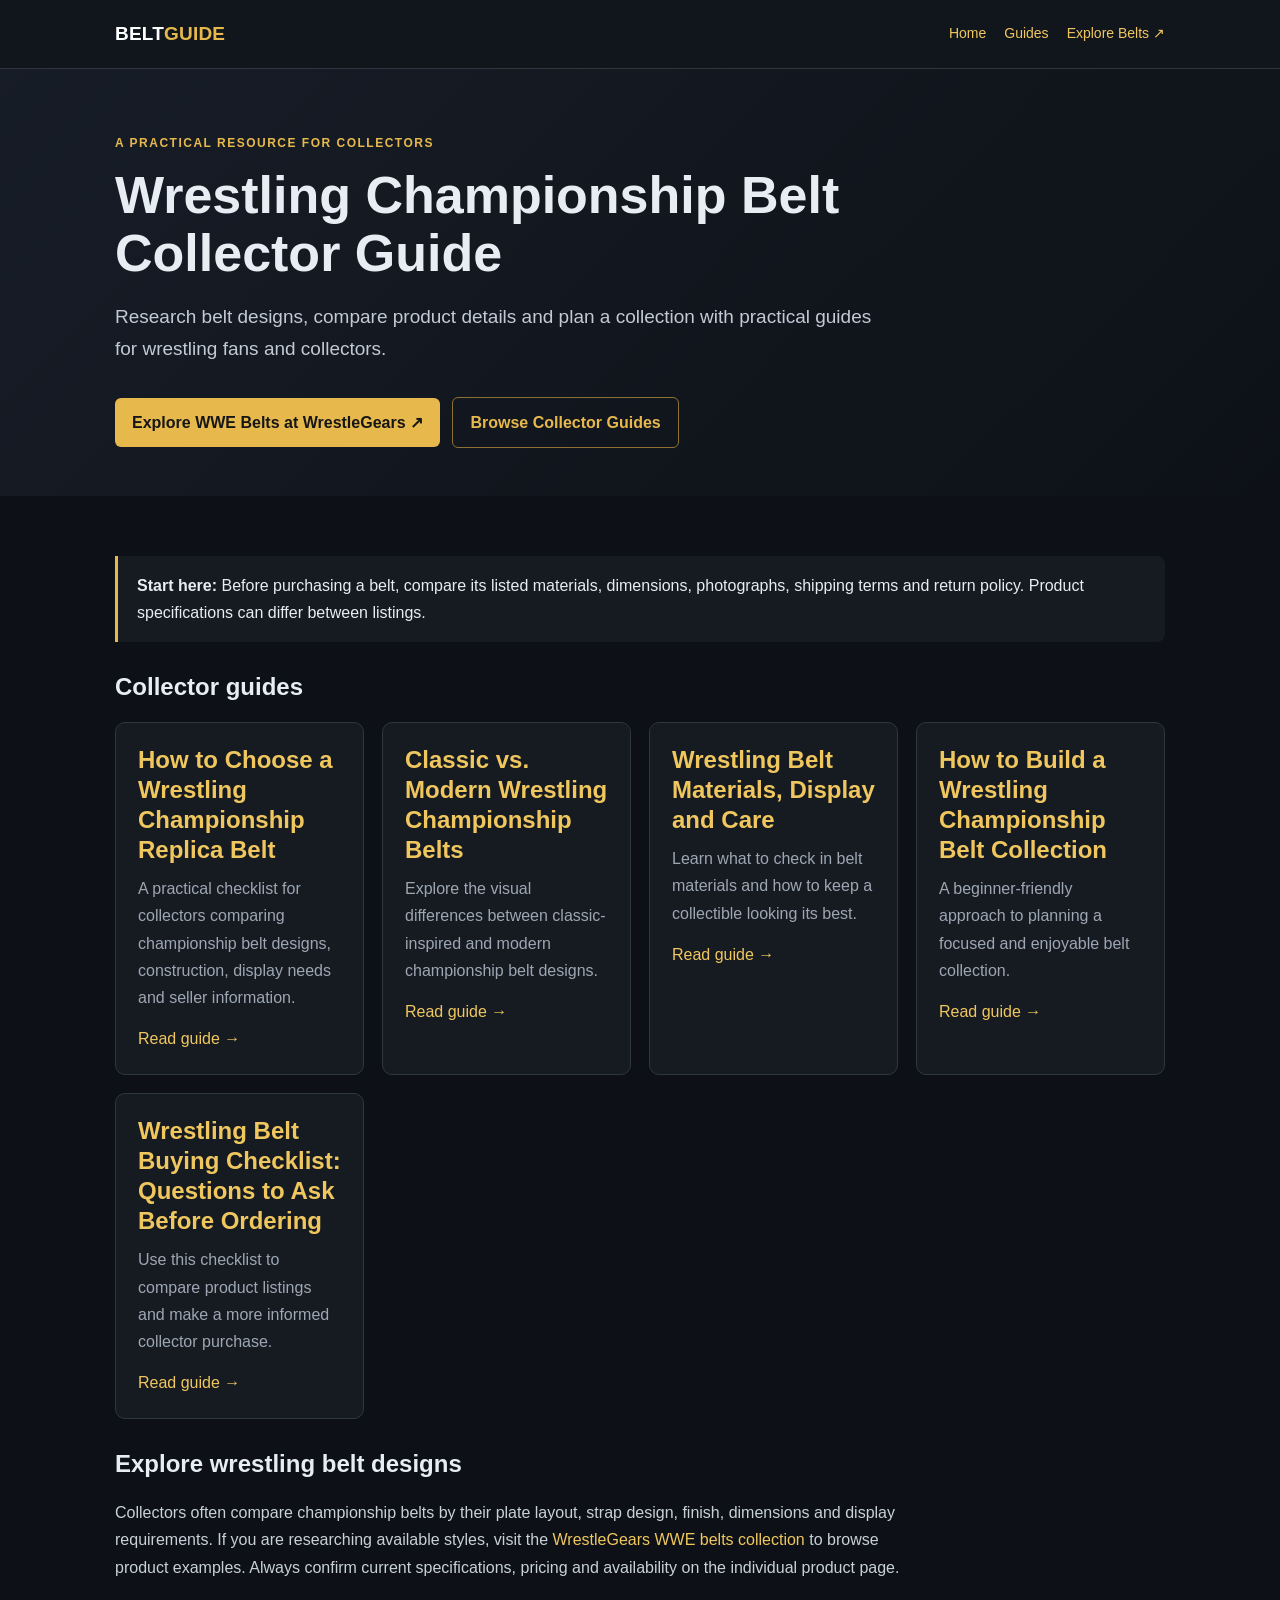
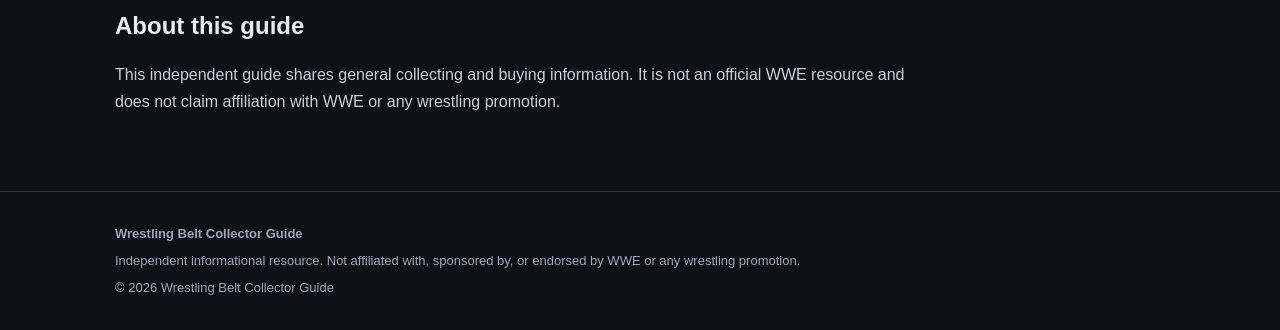
<file: index.html>
<!doctype html><html lang="en"><head> 
  <meta name="google-site-verification" content="jWwKOQfOzkWSMc1BdpKw0dfchNqOemYy-0LnLJvGwg4"/><meta charset="utf-8"><meta name="viewport" content="width=device-width, initial-scale=1">
<title>Wrestling Championship Belt Collector Guide | Buying Tips & Collection Ideas</title>
<meta name="description" content="Explore practical guides to wrestling championship belt designs, materials, buying checklists, display and building a belt collection.">
<meta name="robots" content="index,follow"><link rel="stylesheet" href="styles.css">
</head><body>
<header><div class="wrap nav"><a class="brand" href="index.html">BELT<span>GUIDE</span></a><nav><a href="index.html">Home</a><a href="#guides">Guides</a><a href="https://wrestlegears.com/collections/wwe-belts" target="_blank" rel="noopener noreferrer">Explore Belts ↗</a></nav></div></header>

<section class="hero"><div class="wrap"><div class="eyebrow">A practical resource for collectors</div>
<h1>Wrestling Championship Belt Collector Guide</h1>
<p class="lead">Research belt designs, compare product details and plan a collection with practical guides for wrestling fans and collectors.</p>
<a class="button" href="https://wrestlegears.com/collections/wwe-belts" target="_blank" rel="noopener noreferrer">Explore WWE Belts at WrestleGears ↗</a>
<a class="button secondary" href="#guides">Browse Collector Guides</a></div></section>
<main class="wrap">
<div class="callout"><strong>Start here:</strong> Before purchasing a belt, compare its listed materials, dimensions, photographs, shipping terms and return policy. Product specifications can differ between listings.</div>
<h2 id="guides">Collector guides</h2>
<div class="grid"><article class="card"><h2><a href="choosing-a-replica-belt.html">How to Choose a Wrestling Championship Replica Belt</a></h2><p>A practical checklist for collectors comparing championship belt designs, construction, display needs and seller information.</p><a href="choosing-a-replica-belt.html">Read guide →</a></article><article class="card"><h2><a href="classic-vs-modern-belts.html">Classic vs. Modern Wrestling Championship Belts</a></h2><p>Explore the visual differences between classic-inspired and modern championship belt designs.</p><a href="classic-vs-modern-belts.html">Read guide →</a></article><article class="card"><h2><a href="belt-materials-and-care.html">Wrestling Belt Materials, Display and Care</a></h2><p>Learn what to check in belt materials and how to keep a collectible looking its best.</p><a href="belt-materials-and-care.html">Read guide →</a></article><article class="card"><h2><a href="building-a-belt-collection.html">How to Build a Wrestling Championship Belt Collection</a></h2><p>A beginner-friendly approach to planning a focused and enjoyable belt collection.</p><a href="building-a-belt-collection.html">Read guide →</a></article><article class="card"><h2><a href="belt-buying-checklist.html">Wrestling Belt Buying Checklist: Questions to Ask Before Ordering</a></h2><p>Use this checklist to compare product listings and make a more informed collector purchase.</p><a href="belt-buying-checklist.html">Read guide →</a></article></div>
<section class="content"><h2>Explore wrestling belt designs</h2>
<p>Collectors often compare championship belts by their plate layout, strap design, finish, dimensions and display requirements. If you are researching available styles, visit the <a href="https://wrestlegears.com/collections/wwe-belts" target="_blank" rel="noopener noreferrer">WrestleGears WWE belts collection</a> to browse product examples. Always confirm current specifications, pricing and availability on the individual product page.</p>
<h2>About this guide</h2><p>This independent guide shares general collecting and buying information. It is not an official WWE resource and does not claim affiliation with WWE or any wrestling promotion.</p></section>
</main>
<footer><div class="wrap"><p><strong>Wrestling Belt Collector Guide</strong></p><p>Independent informational resource. Not affiliated with, sponsored by, or endorsed by WWE or any wrestling promotion.</p><p>© 2026 Wrestling Belt Collector Guide</p></div></footer>
</body></html>
</file>
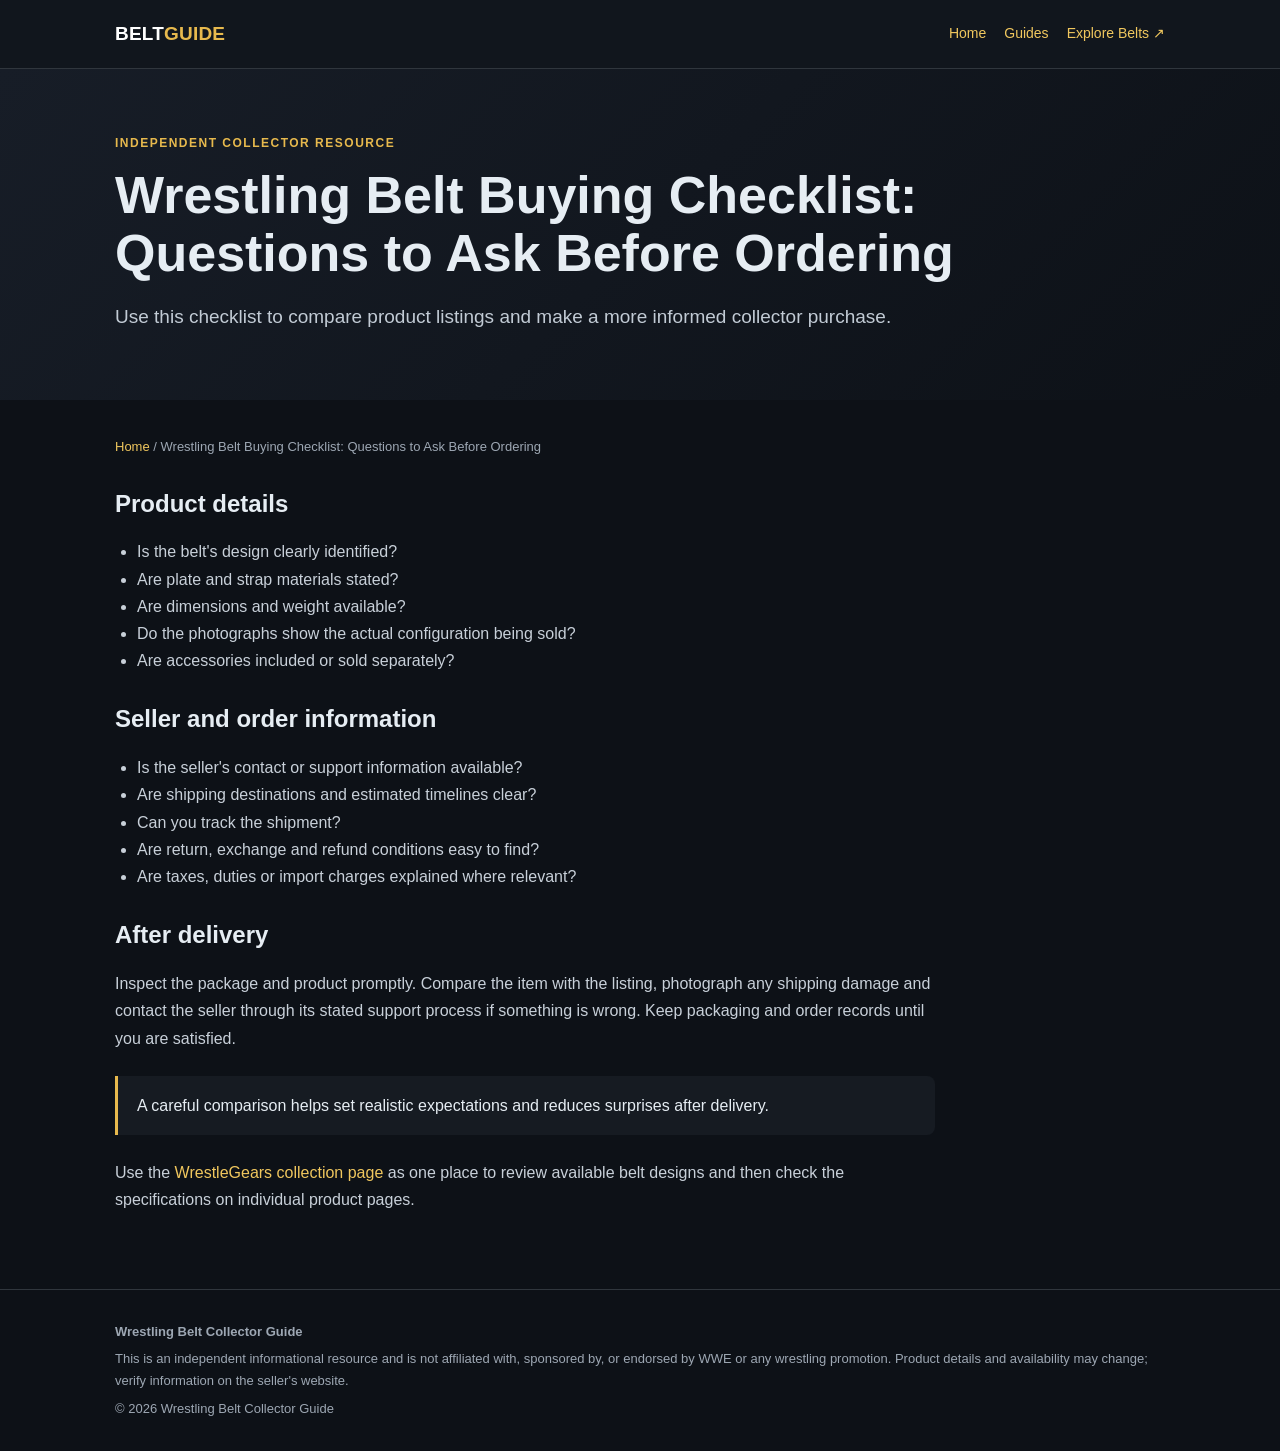
<file: belt-buying-checklist.html>
<!doctype html>
<html lang="en"><head><meta charset="utf-8"><meta name="viewport" content="width=device-width, initial-scale=1">
<title>Wrestling Belt Buying Checklist: Questions to Ask Before Ordering | Wrestling Belt Collector Guide</title><meta name="description" content="Use this checklist to compare product listings and make a more informed collector purchase.">
<meta name="robots" content="index,follow"><link rel="stylesheet" href="styles.css">
</head><body><header><div class="wrap nav"><a class="brand" href="index.html">BELT<span>GUIDE</span></a>
<nav><a href="index.html">Home</a><a href="../index.html#guides">Guides</a><a href="https://wrestlegears.com/collections/wwe-belts" target="_blank" rel="noopener noreferrer">Explore Belts ↗</a></nav></div></header>
<section class="hero"><div class="wrap"><div class="eyebrow">Independent collector resource</div><h1>Wrestling Belt Buying Checklist: Questions to Ask Before Ordering</h1><p class="lead">Use this checklist to compare product listings and make a more informed collector purchase.</p></div></section>
<main class="wrap"><article class="content"><div class="crumb"><a href="index.html">Home</a> / Wrestling Belt Buying Checklist: Questions to Ask Before Ordering</div><h2>Product details</h2>
<ul><li>Is the belt's design clearly identified?</li><li>Are plate and strap materials stated?</li><li>Are dimensions and weight available?</li><li>Do the photographs show the actual configuration being sold?</li><li>Are accessories included or sold separately?</li></ul>
<h2>Seller and order information</h2>
<ul><li>Is the seller's contact or support information available?</li><li>Are shipping destinations and estimated timelines clear?</li><li>Can you track the shipment?</li><li>Are return, exchange and refund conditions easy to find?</li><li>Are taxes, duties or import charges explained where relevant?</li></ul>
<h2>After delivery</h2>
<p>Inspect the package and product promptly. Compare the item with the listing, photograph any shipping damage and contact the seller through its stated support process if something is wrong. Keep packaging and order records until you are satisfied.</p>
<div class="callout">A careful comparison helps set realistic expectations and reduces surprises after delivery.</div>
<p>Use the <a href="https://wrestlegears.com/collections/wwe-belts" target="_blank" rel="noopener noreferrer">WrestleGears collection page</a> as one place to review available belt designs and then check the specifications on individual product pages.</p></article></main>
<footer><div class="wrap"><p><strong>Wrestling Belt Collector Guide</strong></p><p>This is an independent informational resource and is not affiliated with, sponsored by, or endorsed by WWE or any wrestling promotion. Product details and availability may change; verify information on the seller's website.</p><p>© 2026 Wrestling Belt Collector Guide</p></div></footer></body></html>
</file>
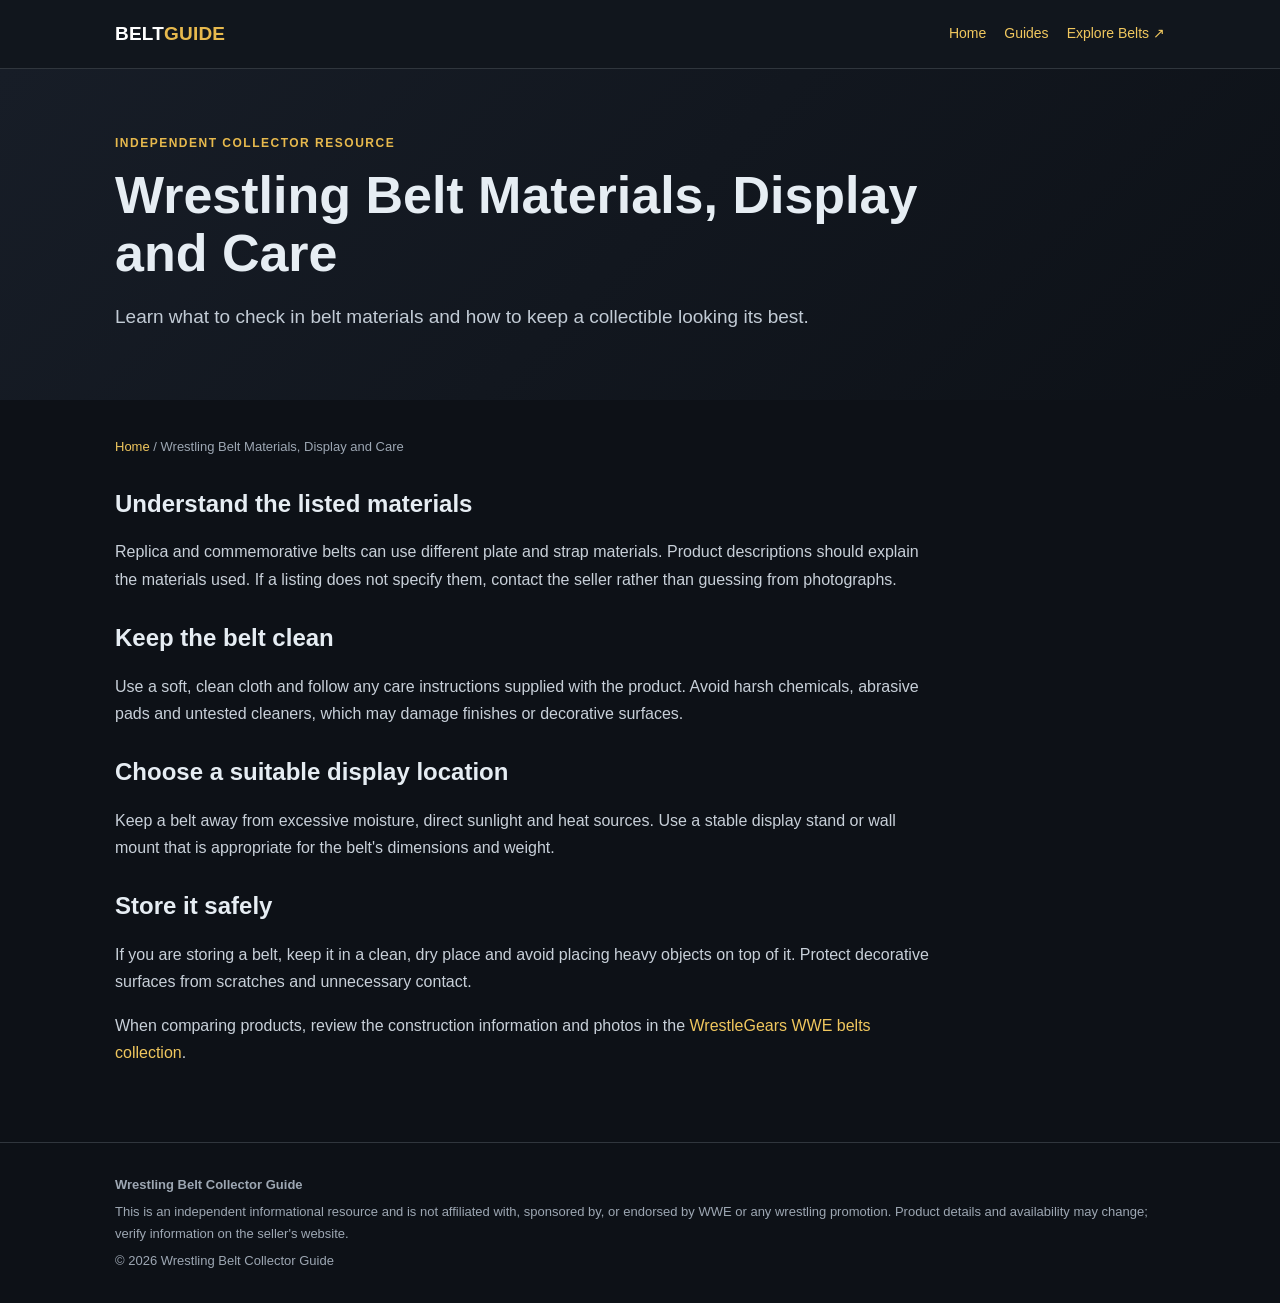
<file: belt-materials-and-care.html>
<!doctype html>
<html lang="en"><head><meta charset="utf-8"><meta name="viewport" content="width=device-width, initial-scale=1">
<title>Wrestling Belt Materials, Display and Care | Wrestling Belt Collector Guide</title><meta name="description" content="Learn what to check in belt materials and how to keep a collectible looking its best.">
<meta name="robots" content="index,follow"><link rel="stylesheet" href="styles.css">
</head><body><header><div class="wrap nav"><a class="brand" href="index.html">BELT<span>GUIDE</span></a>
<nav><a href="index.html">Home</a><a href="../index.html#guides">Guides</a><a href="https://wrestlegears.com/collections/wwe-belts" target="_blank" rel="noopener noreferrer">Explore Belts ↗</a></nav></div></header>
<section class="hero"><div class="wrap"><div class="eyebrow">Independent collector resource</div><h1>Wrestling Belt Materials, Display and Care</h1><p class="lead">Learn what to check in belt materials and how to keep a collectible looking its best.</p></div></section>
<main class="wrap"><article class="content"><div class="crumb"><a href="index.html">Home</a> / Wrestling Belt Materials, Display and Care</div><h2>Understand the listed materials</h2>
<p>Replica and commemorative belts can use different plate and strap materials. Product descriptions should explain the materials used. If a listing does not specify them, contact the seller rather than guessing from photographs.</p>
<h2>Keep the belt clean</h2>
<p>Use a soft, clean cloth and follow any care instructions supplied with the product. Avoid harsh chemicals, abrasive pads and untested cleaners, which may damage finishes or decorative surfaces.</p>
<h2>Choose a suitable display location</h2>
<p>Keep a belt away from excessive moisture, direct sunlight and heat sources. Use a stable display stand or wall mount that is appropriate for the belt's dimensions and weight.</p>
<h2>Store it safely</h2>
<p>If you are storing a belt, keep it in a clean, dry place and avoid placing heavy objects on top of it. Protect decorative surfaces from scratches and unnecessary contact.</p>
<p>When comparing products, review the construction information and photos in the <a href="https://wrestlegears.com/collections/wwe-belts" target="_blank" rel="noopener noreferrer">WrestleGears WWE belts collection</a>.</p></article></main>
<footer><div class="wrap"><p><strong>Wrestling Belt Collector Guide</strong></p><p>This is an independent informational resource and is not affiliated with, sponsored by, or endorsed by WWE or any wrestling promotion. Product details and availability may change; verify information on the seller's website.</p><p>© 2026 Wrestling Belt Collector Guide</p></div></footer></body></html>
</file>
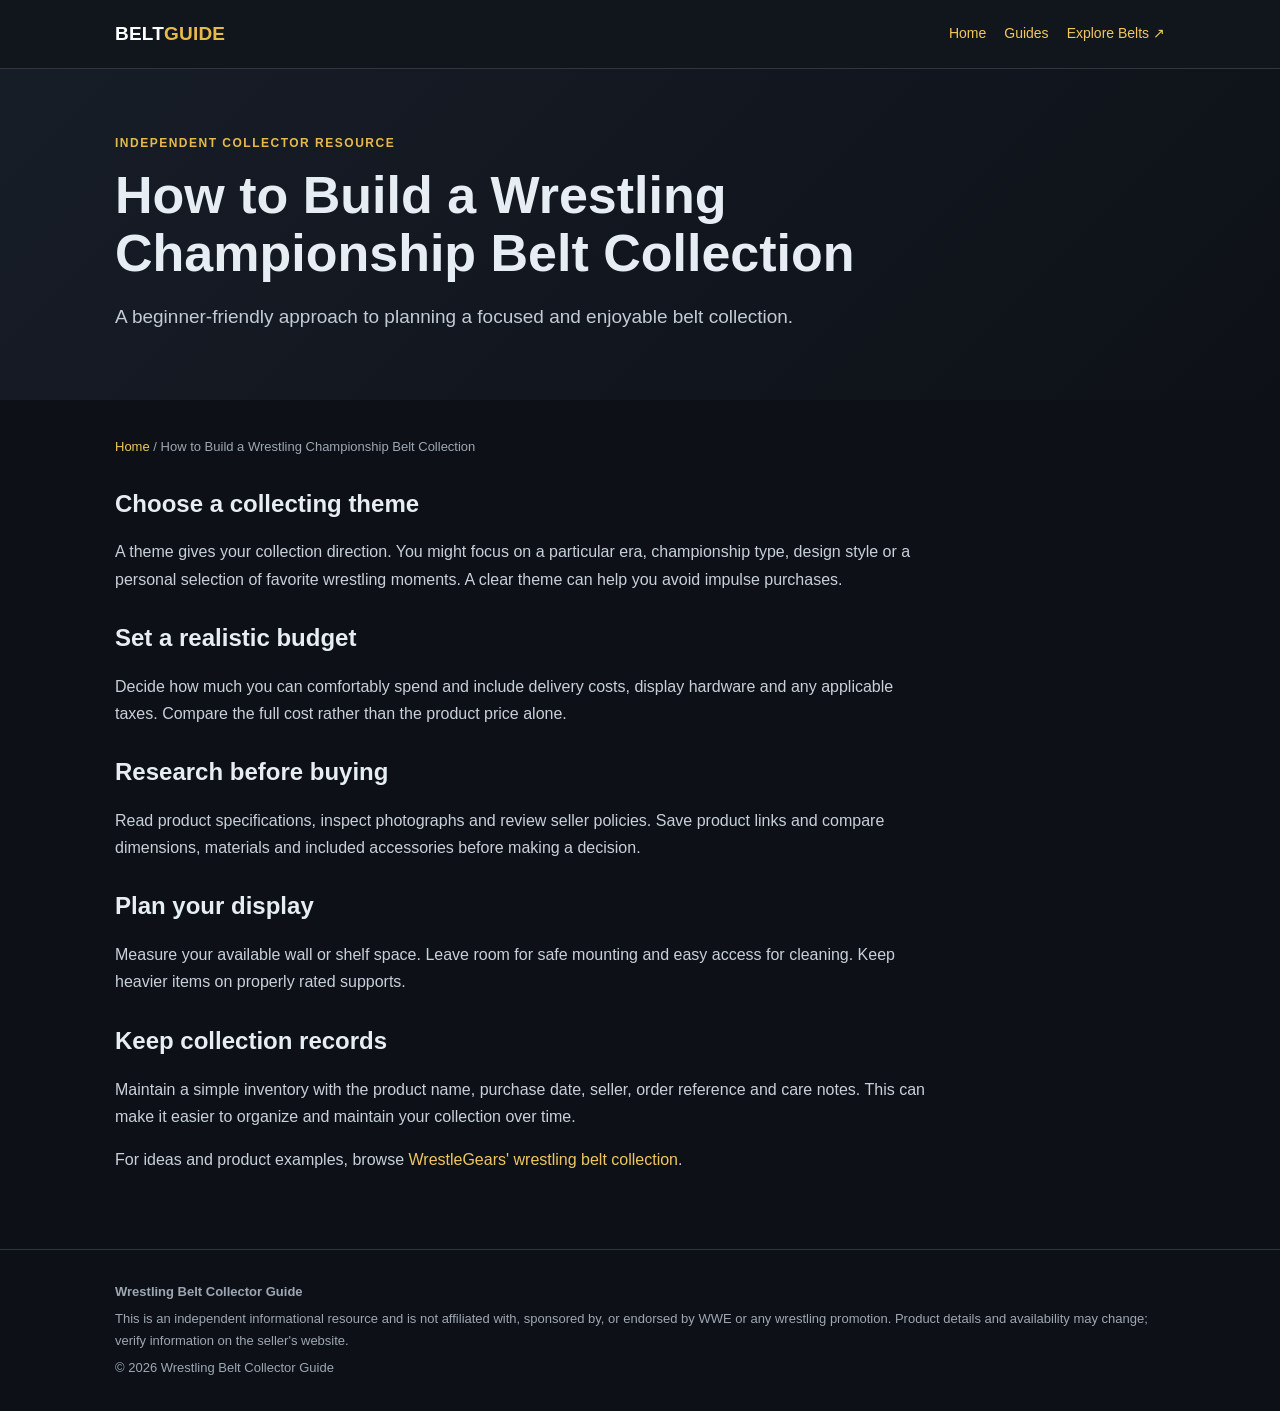
<file: building-a-belt-collection.html>
<!doctype html>
<html lang="en"><head><meta charset="utf-8"><meta name="viewport" content="width=device-width, initial-scale=1">
<title>How to Build a Wrestling Championship Belt Collection | Wrestling Belt Collector Guide</title><meta name="description" content="A beginner-friendly approach to planning a focused and enjoyable belt collection.">
<meta name="robots" content="index,follow"><link rel="stylesheet" href="styles.css">
</head><body><header><div class="wrap nav"><a class="brand" href="index.html">BELT<span>GUIDE</span></a>
<nav><a href="index.html">Home</a><a href="../index.html#guides">Guides</a><a href="https://wrestlegears.com/collections/wwe-belts" target="_blank" rel="noopener noreferrer">Explore Belts ↗</a></nav></div></header>
<section class="hero"><div class="wrap"><div class="eyebrow">Independent collector resource</div><h1>How to Build a Wrestling Championship Belt Collection</h1><p class="lead">A beginner-friendly approach to planning a focused and enjoyable belt collection.</p></div></section>
<main class="wrap"><article class="content"><div class="crumb"><a href="index.html">Home</a> / How to Build a Wrestling Championship Belt Collection</div><h2>Choose a collecting theme</h2>
<p>A theme gives your collection direction. You might focus on a particular era, championship type, design style or a personal selection of favorite wrestling moments. A clear theme can help you avoid impulse purchases.</p>
<h2>Set a realistic budget</h2>
<p>Decide how much you can comfortably spend and include delivery costs, display hardware and any applicable taxes. Compare the full cost rather than the product price alone.</p>
<h2>Research before buying</h2>
<p>Read product specifications, inspect photographs and review seller policies. Save product links and compare dimensions, materials and included accessories before making a decision.</p>
<h2>Plan your display</h2>
<p>Measure your available wall or shelf space. Leave room for safe mounting and easy access for cleaning. Keep heavier items on properly rated supports.</p>
<h2>Keep collection records</h2>
<p>Maintain a simple inventory with the product name, purchase date, seller, order reference and care notes. This can make it easier to organize and maintain your collection over time.</p>
<p>For ideas and product examples, browse <a href="https://wrestlegears.com/collections/wwe-belts" target="_blank" rel="noopener noreferrer">WrestleGears' wrestling belt collection</a>.</p></article></main>
<footer><div class="wrap"><p><strong>Wrestling Belt Collector Guide</strong></p><p>This is an independent informational resource and is not affiliated with, sponsored by, or endorsed by WWE or any wrestling promotion. Product details and availability may change; verify information on the seller's website.</p><p>© 2026 Wrestling Belt Collector Guide</p></div></footer></body></html>
</file>
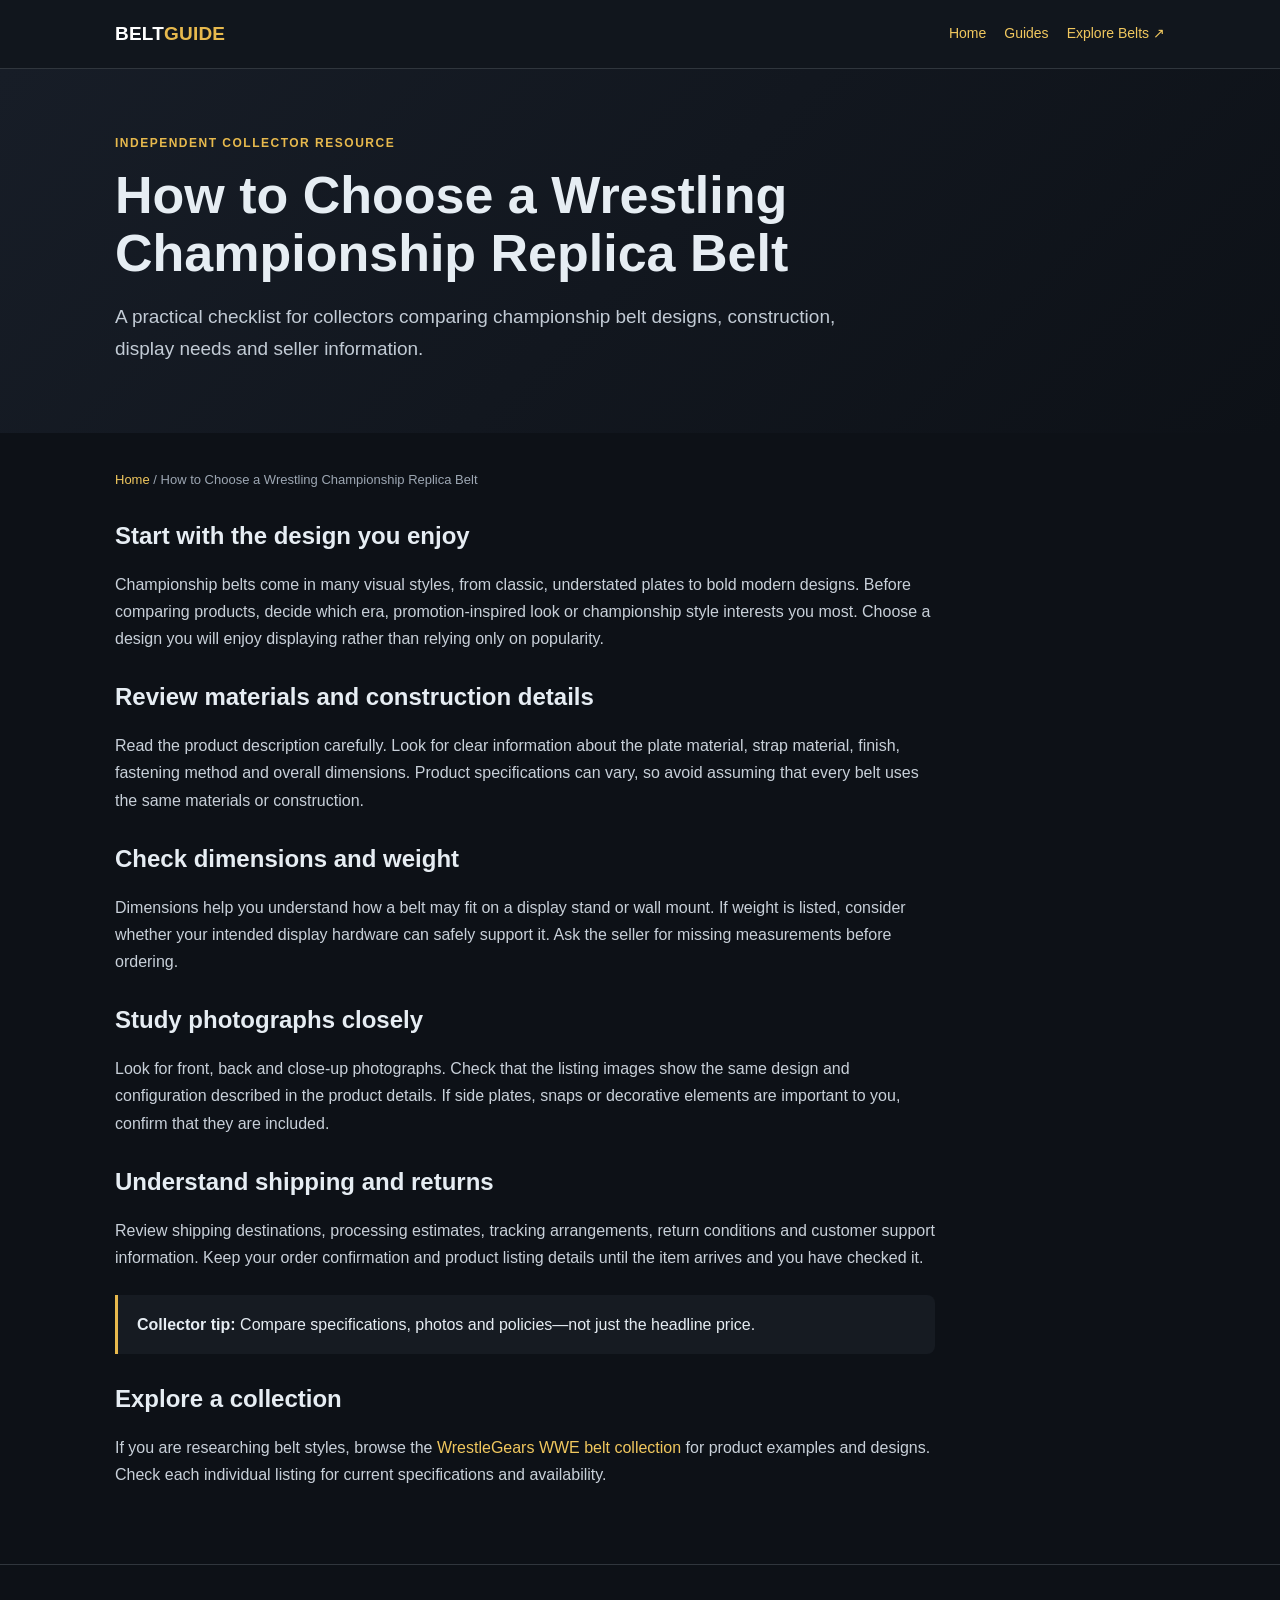
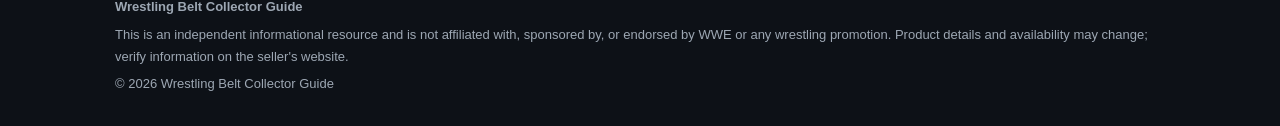
<file: choosing-a-replica-belt.html>
<!doctype html>
<html lang="en"><head><meta charset="utf-8"><meta name="viewport" content="width=device-width, initial-scale=1">
<title>How to Choose a Wrestling Championship Replica Belt | Wrestling Belt Collector Guide</title><meta name="description" content="A practical checklist for collectors comparing championship belt designs, construction, display needs and seller information.">
<meta name="robots" content="index,follow"><link rel="stylesheet" href="styles.css">
</head><body><header><div class="wrap nav"><a class="brand" href="index.html">BELT<span>GUIDE</span></a>
<nav><a href="index.html">Home</a><a href="../index.html#guides">Guides</a><a href="https://wrestlegears.com/collections/wwe-belts" target="_blank" rel="noopener noreferrer">Explore Belts ↗</a></nav></div></header>
<section class="hero"><div class="wrap"><div class="eyebrow">Independent collector resource</div><h1>How to Choose a Wrestling Championship Replica Belt</h1><p class="lead">A practical checklist for collectors comparing championship belt designs, construction, display needs and seller information.</p></div></section>
<main class="wrap"><article class="content"><div class="crumb"><a href="index.html">Home</a> / How to Choose a Wrestling Championship Replica Belt</div><h2>Start with the design you enjoy</h2>
<p>Championship belts come in many visual styles, from classic, understated plates to bold modern designs. Before comparing products, decide which era, promotion-inspired look or championship style interests you most. Choose a design you will enjoy displaying rather than relying only on popularity.</p>
<h2>Review materials and construction details</h2>
<p>Read the product description carefully. Look for clear information about the plate material, strap material, finish, fastening method and overall dimensions. Product specifications can vary, so avoid assuming that every belt uses the same materials or construction.</p>
<h2>Check dimensions and weight</h2>
<p>Dimensions help you understand how a belt may fit on a display stand or wall mount. If weight is listed, consider whether your intended display hardware can safely support it. Ask the seller for missing measurements before ordering.</p>
<h2>Study photographs closely</h2>
<p>Look for front, back and close-up photographs. Check that the listing images show the same design and configuration described in the product details. If side plates, snaps or decorative elements are important to you, confirm that they are included.</p>
<h2>Understand shipping and returns</h2>
<p>Review shipping destinations, processing estimates, tracking arrangements, return conditions and customer support information. Keep your order confirmation and product listing details until the item arrives and you have checked it.</p>
<div class="callout"><strong>Collector tip:</strong> Compare specifications, photos and policies—not just the headline price.</div>
<h2>Explore a collection</h2>
<p>If you are researching belt styles, browse the <a href="https://wrestlegears.com/collections/wwe-belts" target="_blank" rel="noopener noreferrer">WrestleGears WWE belt collection</a> for product examples and designs. Check each individual listing for current specifications and availability.</p></article></main>
<footer><div class="wrap"><p><strong>Wrestling Belt Collector Guide</strong></p><p>This is an independent informational resource and is not affiliated with, sponsored by, or endorsed by WWE or any wrestling promotion. Product details and availability may change; verify information on the seller's website.</p><p>© 2026 Wrestling Belt Collector Guide</p></div></footer></body></html>
</file>
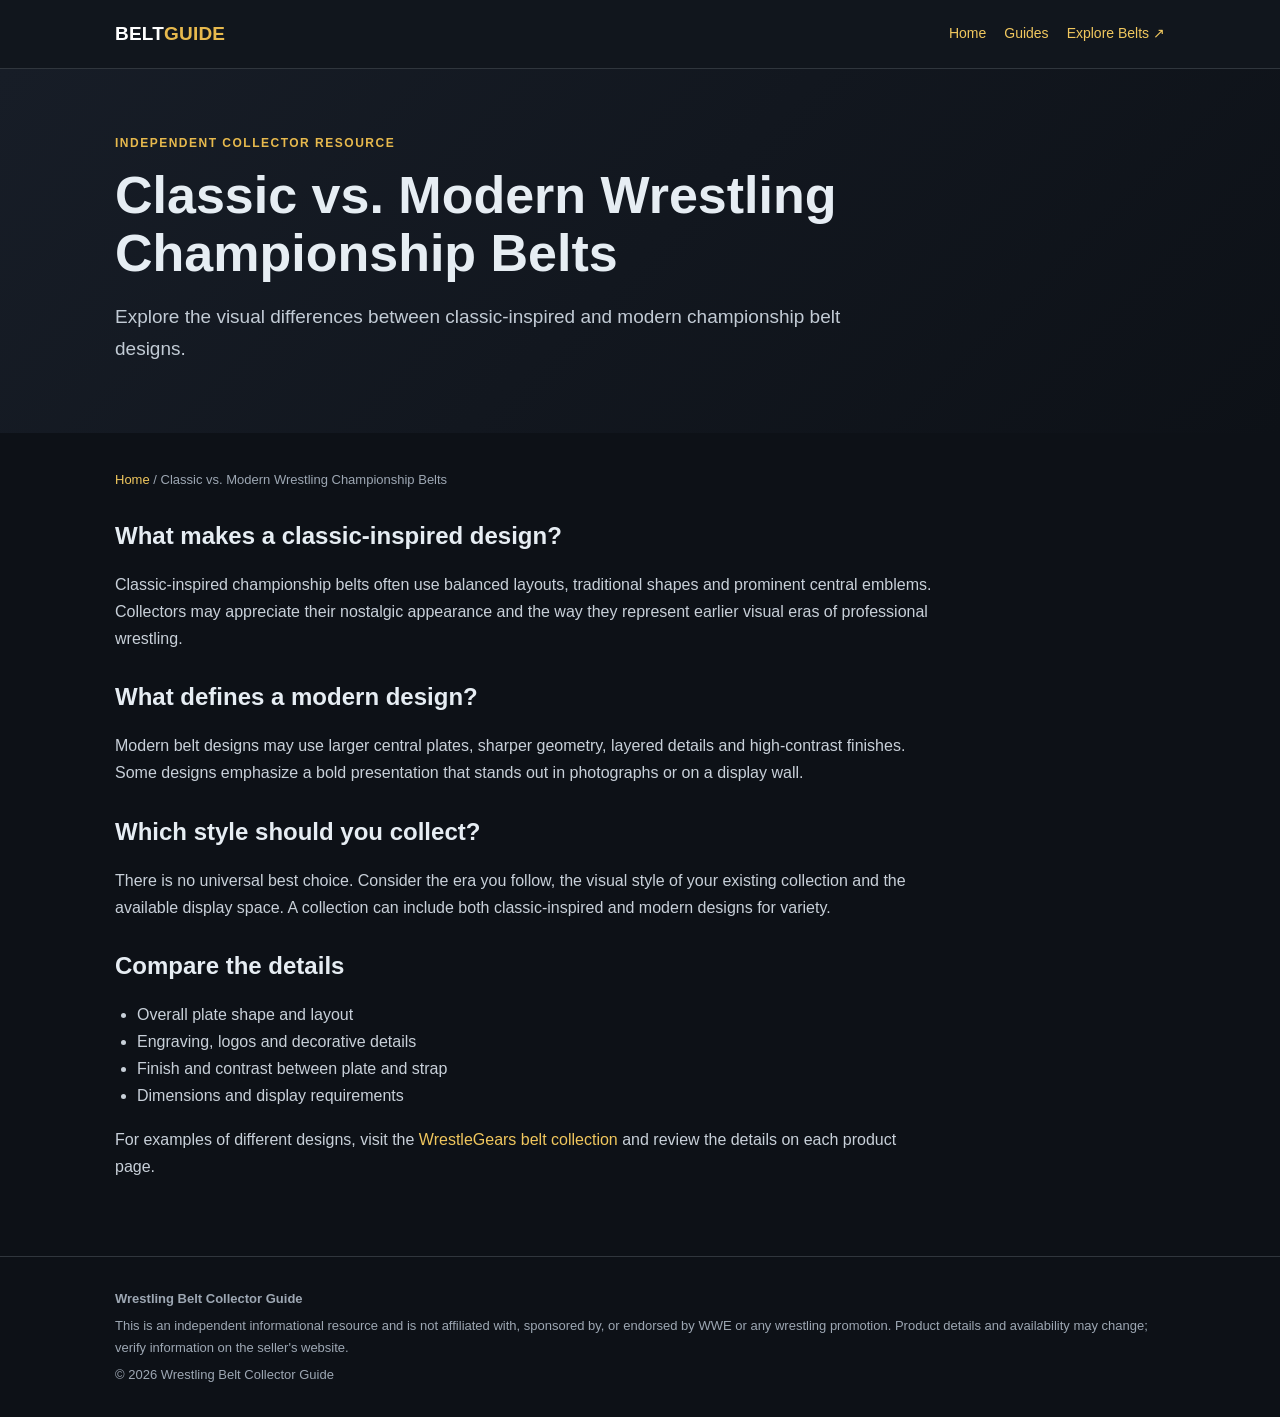
<file: classic-vs-modern-belts.html>
<!doctype html>
<html lang="en"><head><meta charset="utf-8"><meta name="viewport" content="width=device-width, initial-scale=1">
<title>Classic vs. Modern Wrestling Championship Belts | Wrestling Belt Collector Guide</title><meta name="description" content="Explore the visual differences between classic-inspired and modern championship belt designs.">
<meta name="robots" content="index,follow"><link rel="stylesheet" href="styles.css">
</head><body><header><div class="wrap nav"><a class="brand" href="index.html">BELT<span>GUIDE</span></a>
<nav><a href="index.html">Home</a><a href="../index.html#guides">Guides</a><a href="https://wrestlegears.com/collections/wwe-belts" target="_blank" rel="noopener noreferrer">Explore Belts ↗</a></nav></div></header>
<section class="hero"><div class="wrap"><div class="eyebrow">Independent collector resource</div><h1>Classic vs. Modern Wrestling Championship Belts</h1><p class="lead">Explore the visual differences between classic-inspired and modern championship belt designs.</p></div></section>
<main class="wrap"><article class="content"><div class="crumb"><a href="index.html">Home</a> / Classic vs. Modern Wrestling Championship Belts</div><h2>What makes a classic-inspired design?</h2>
<p>Classic-inspired championship belts often use balanced layouts, traditional shapes and prominent central emblems. Collectors may appreciate their nostalgic appearance and the way they represent earlier visual eras of professional wrestling.</p>
<h2>What defines a modern design?</h2>
<p>Modern belt designs may use larger central plates, sharper geometry, layered details and high-contrast finishes. Some designs emphasize a bold presentation that stands out in photographs or on a display wall.</p>
<h2>Which style should you collect?</h2>
<p>There is no universal best choice. Consider the era you follow, the visual style of your existing collection and the available display space. A collection can include both classic-inspired and modern designs for variety.</p>
<h2>Compare the details</h2>
<ul><li>Overall plate shape and layout</li><li>Engraving, logos and decorative details</li><li>Finish and contrast between plate and strap</li><li>Dimensions and display requirements</li></ul>
<p>For examples of different designs, visit the <a href="https://wrestlegears.com/collections/wwe-belts" target="_blank" rel="noopener noreferrer">WrestleGears belt collection</a> and review the details on each product page.</p></article></main>
<footer><div class="wrap"><p><strong>Wrestling Belt Collector Guide</strong></p><p>This is an independent informational resource and is not affiliated with, sponsored by, or endorsed by WWE or any wrestling promotion. Product details and availability may change; verify information on the seller's website.</p><p>© 2026 Wrestling Belt Collector Guide</p></div></footer></body></html>
</file>
<file: styles.css>
:root{--bg:#0d1117;--panel:#161b22;--text:#e6edf3;--muted:#9da7b3;--gold:#e7b94d;--line:#30363d;--link:#f0c75e}
*{box-sizing:border-box}body{margin:0;background:var(--bg);color:var(--text);font:16px/1.7 Arial,Helvetica,sans-serif}
a{color:var(--link);text-decoration:none}a:hover{text-decoration:underline}
.wrap{width:min(1050px,92%);margin:auto}
header{border-bottom:1px solid var(--line);background:#11161d}
.nav{display:flex;align-items:center;justify-content:space-between;gap:20px;padding:18px 0;flex-wrap:wrap}
.brand{font-size:19px;font-weight:800;color:#fff;letter-spacing:.2px}.brand span{color:var(--gold)}
nav{display:flex;gap:18px;flex-wrap:wrap;font-size:14px}
.hero{padding:64px 0 48px;background:linear-gradient(135deg,#171d27,#0d1117)}
.eyebrow{color:var(--gold);font-weight:700;text-transform:uppercase;letter-spacing:1.5px;font-size:12px}
h1{font-size:clamp(32px,5vw,52px);line-height:1.12;margin:12px 0 18px;max-width:850px}
h2{line-height:1.25;margin-top:30px}h3{line-height:1.3}
.lead{font-size:19px;color:#c2cbd5;max-width:780px}
.button{display:inline-block;background:var(--gold);color:#161616;font-weight:700;padding:11px 17px;border-radius:6px;margin:12px 8px 0 0}
.button.secondary{background:transparent;color:var(--gold);border:1px solid #8d7133}
main{padding:36px 0 60px}.grid{display:grid;grid-template-columns:repeat(auto-fit,minmax(245px,1fr));gap:18px}
.card{background:var(--panel);border:1px solid var(--line);border-radius:10px;padding:22px}
.card h2,.card h3{margin:0 0 10px}.card p{color:var(--muted);margin:0 0 14px}
.meta{color:var(--muted);font-size:13px}
.content{max-width:820px}.content p,.content li{color:#c8d0d9}
.callout{border-left:3px solid var(--gold);background:var(--panel);padding:16px 19px;margin:24px 0;border-radius:0 8px 8px 0}
footer{border-top:1px solid var(--line);padding:26px 0;color:var(--muted);font-size:13px}
footer p{margin:5px 0}.crumb{font-size:13px;color:var(--muted);margin-bottom:20px}
ul{padding-left:22px}
@media(max-width:600px){.hero{padding:42px 0 34px}.nav{align-items:flex-start;flex-direction:column}nav{gap:12px}}
</file>
